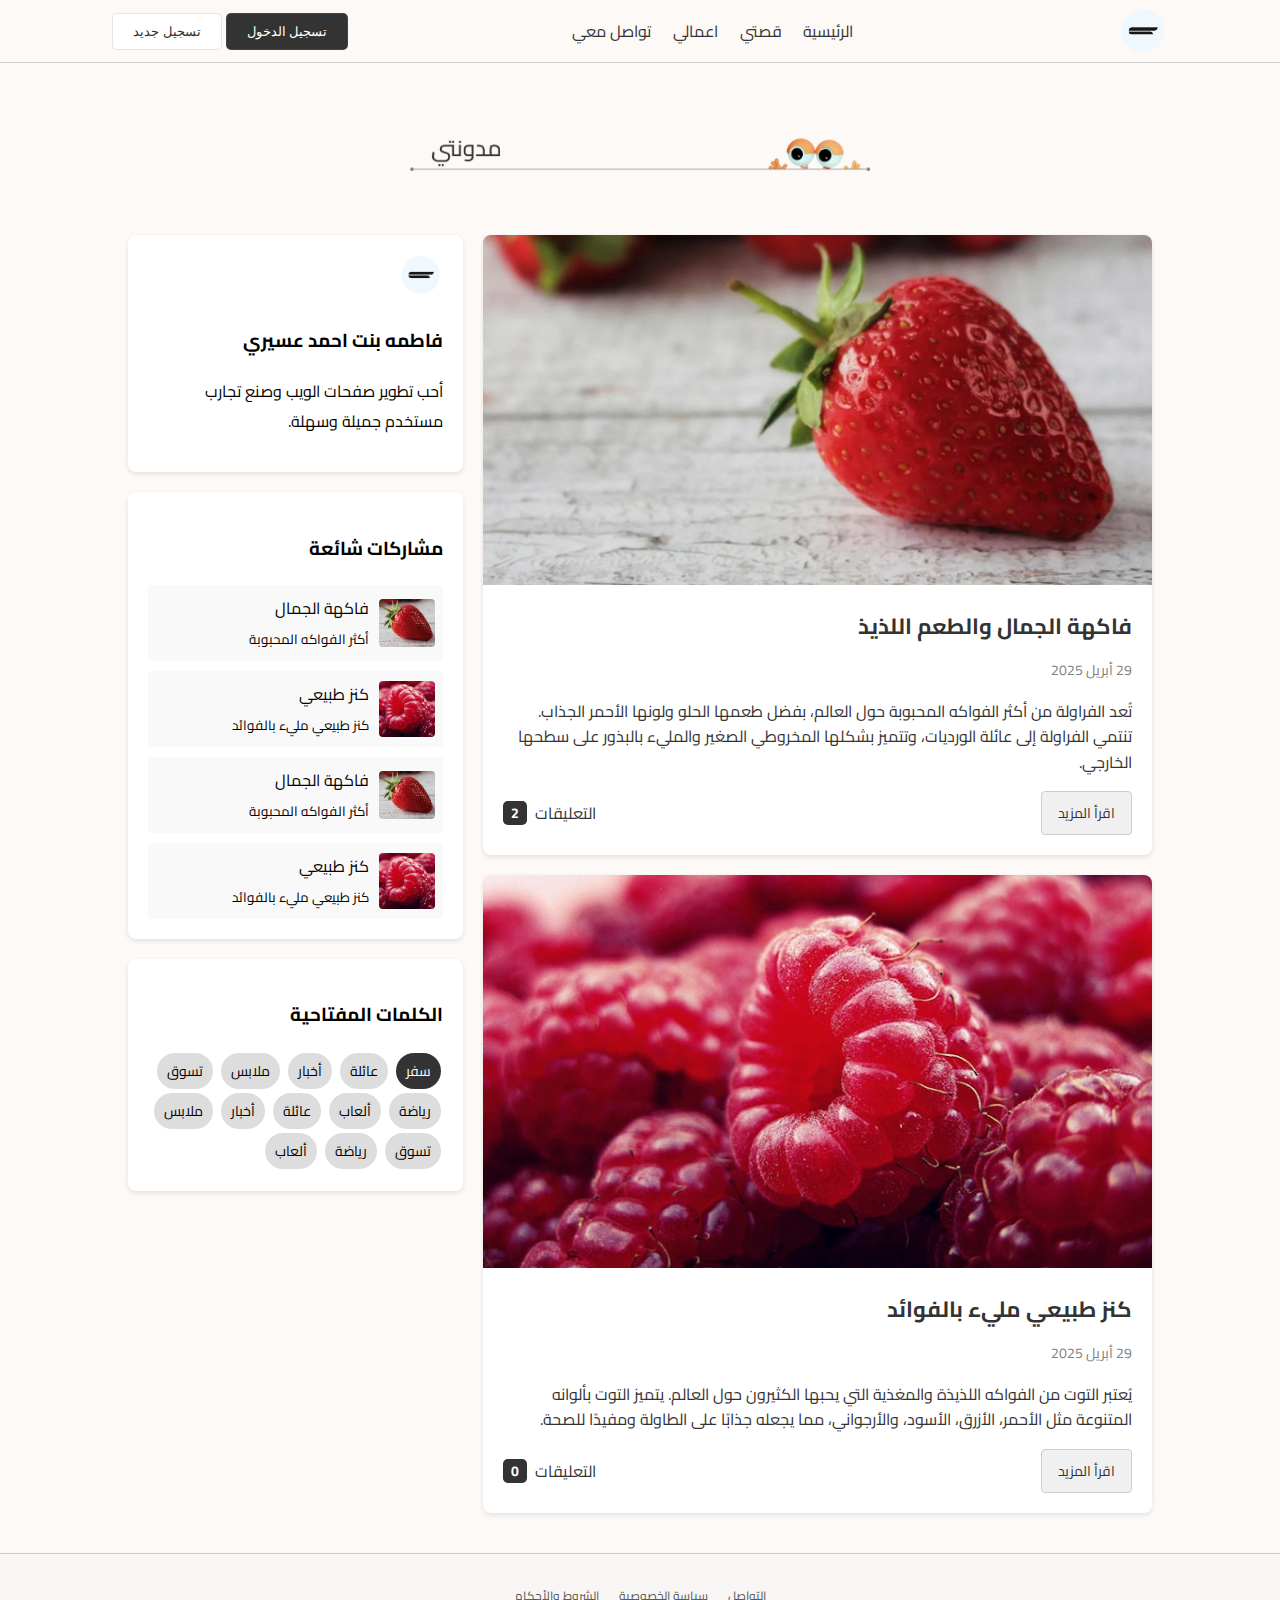
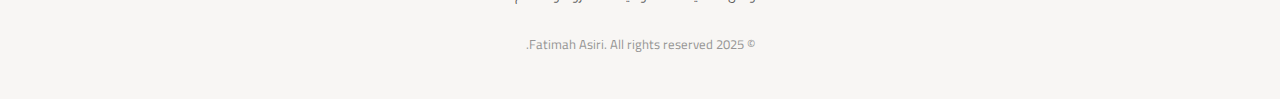
<file: index.html>
<!DOCTYPE html>
<html lang="en" dir="rtl">

<head>
    <meta charset="UTF-8" />
    <meta name="viewport" content="width=device-width, initial-scale=1.0" />
    <link rel="preconnect" href="https://fonts.googleapis.com" />
    <link rel="preconnect" href="https://fonts.gstatic.com" crossorigin />
    <link href="https://fonts.googleapis.com/css2?family=Cairo:wght@200..1000&display=swap" rel="stylesheet" />
    <link rel="stylesheet" href="./style.css" />
    <link rel="icon" href="./img/logo.png" />

    <title> مدونة فاطمة</title>
</head>

<body>
    <nav>
        <img src="./img/logo.png" alt="logo" />
        <ul>
            <li>
                <a href="./index.html"> الرئيسية</a>
            </li>
            <li>
                <a href="#"> قصتي</a>
            </li>
            <li>
                <a href="#"> اعمالي</a>
            </li>
            <li>
                <a href="#"> تواصل معي</a>
            </li>
        </ul>
        <div class="small-button">
            <button class="signin"><a href="./signin.html">تسجيل الدخول</a></button>
            <button class="signup"><a href="./signup.html">تسجيل جديد</a></button>
        </div>
    </nav>

    <header>
        <img src="./img/hero.png" />
    </header>





    <div class="main">
        <div class="container">
            <!-- Main Content -->
            <div class="main-content">
                <div class="post">
                    <img src="./img/1.png" alt="strowberry" />
                    <div class="post-content">
                        <h2>
                            فاكهة الجمال والطعم اللذيذ
                        </h2>
                        <p class="date"> 29 أبريل 2025</p>
                        <p class="text">
                            تُعد الفراولة من أكثر الفواكه المحبوبة حول العالم، بفضل طعمها الحلو ولونها الأحمر الجذاب. تنتمي الفراولة إلى عائلة الورديات، وتتميز بشكلها المخروطي الصغير والمليء بالبذور على سطحها الخارجي.
                        </p>
                        <div class="card-footer">
                            <a href="#" class="read-more">اقرأ المزيد</a>
                            <a href="#" class="comment">التعليقات <span class="badge">2</span></a>
                        </div>
                    </div>
                </div>

                <div class="post">
                    <img src="./img/2.png" alt=" berry" />
                    <div class="post-content">
                        <h2>
                            كنز طبيعي مليء بالفوائد

                        </h2>
                        <p class="date"> 29 أبريل 2025</p>
                        <p class="text">
                            يُعتبر التوت من الفواكه اللذيذة والمغذية التي يحبها الكثيرون حول العالم. يتميز التوت بألوانه المتنوعة مثل الأحمر، الأزرق، الأسود، والأرجواني، مما يجعله جذابًا على الطاولة ومفيدًا للصحة.
                        </p>
                        <div class="card-footer">
                            <a href="#" class="read-more">اقرأ المزيد</a>
                            <a href="#" class="comment">التعليقات 
                  <span class="badge">0</span>
                </a>
                        </div>
                    </div>
                </div>
            </div>

            <!-- Sidebar -->
            <div class="sidebar">
                <div class="card">
                    <img src="./img/logo.png" alt="about me" />
                    <h3>فاطمه بنت احمد عسيري</h3>
                    <p>
                        أحب تطوير صفحات الويب وصنع تجارب مستخدم جميلة وسهلة.
                    </p>
                </div>

                <div class="card">
                    <h3>مشاركات شائعة</h3>
                    <div class="popular-posts">

                        <div class="popular-post">
                            <img src="./img/1-1.png" alt=" small" />
                            <div> فاكهة الجمال <br /><small>أكثر الفواكه المحبوبة  </small></div>
                        </div>


                        <div class="popular-post">
                            <img src="./img/2-2.png" alt="small " />
                            <div> كنز طبيعي
                                <br /><small>  كنز طبيعي مليء بالفوائد
 </small></div>
                        </div>


                        <div class="popular-post">
                            <img src="./img/1-1.png" alt=" small" />
                            <div> فاكهة الجمال <br /><small>أكثر الفواكه المحبوبة  </small></div>
                        </div>
                        <div class="popular-post">
                            <img src="./img/2-2.png" alt="small " />
                            <div> كنز طبيعي
                                <br /><small>  كنز طبيعي مليء بالفوائد
 </small></div>
                        </div>
                    </div>
                </div>

                <div class="card">
                    <h3>الكلمات المفتاحية</h3>
                    <p class="tags">
                        <span class="active">سفر</span>
                        <span>عائلة</span>
                        <span>أخبار</span>
                        <span>ملابس</span>
                        <span>تسوق</span>
                        <span>رياضة</span>
                        <span>ألعاب</span>
                        <span>عائلة</span>
                        <span>أخبار</span>
                        <span>ملابس</span>
                        <span>تسوق</span>
                        <span>رياضة</span>
                        <span>ألعاب</span>
                    </p>
                </div>
            </div>
        </div>
    </div>




    <!-- Start Footer  -->
    <footer class="footer">
        <div class="footer-container">
            <div class="footer-links">
                <a href="#">التواصل</a>
                <a href="#">سياسة الخصوصية</a>
                <a href="#">الشروط والأحكام</a>
            </div>

            <p class="footer-copy">
                &copy; 2025 Fatimah Asiri. All rights reserved.
            </p>
        </div>
    </footer>
    <!-- End Footer  -->



    <!-- mobile bar -->

    <div class="bottom-menu">
        <a href="./index.html"><img src="./img/home.png" /></a>
        <a href="#"><img src="./img/contact-mail.png" /></a>
        <a href="#"><img src="./img/user.png" /></a>
    </div>
</body>

</html>
</file>
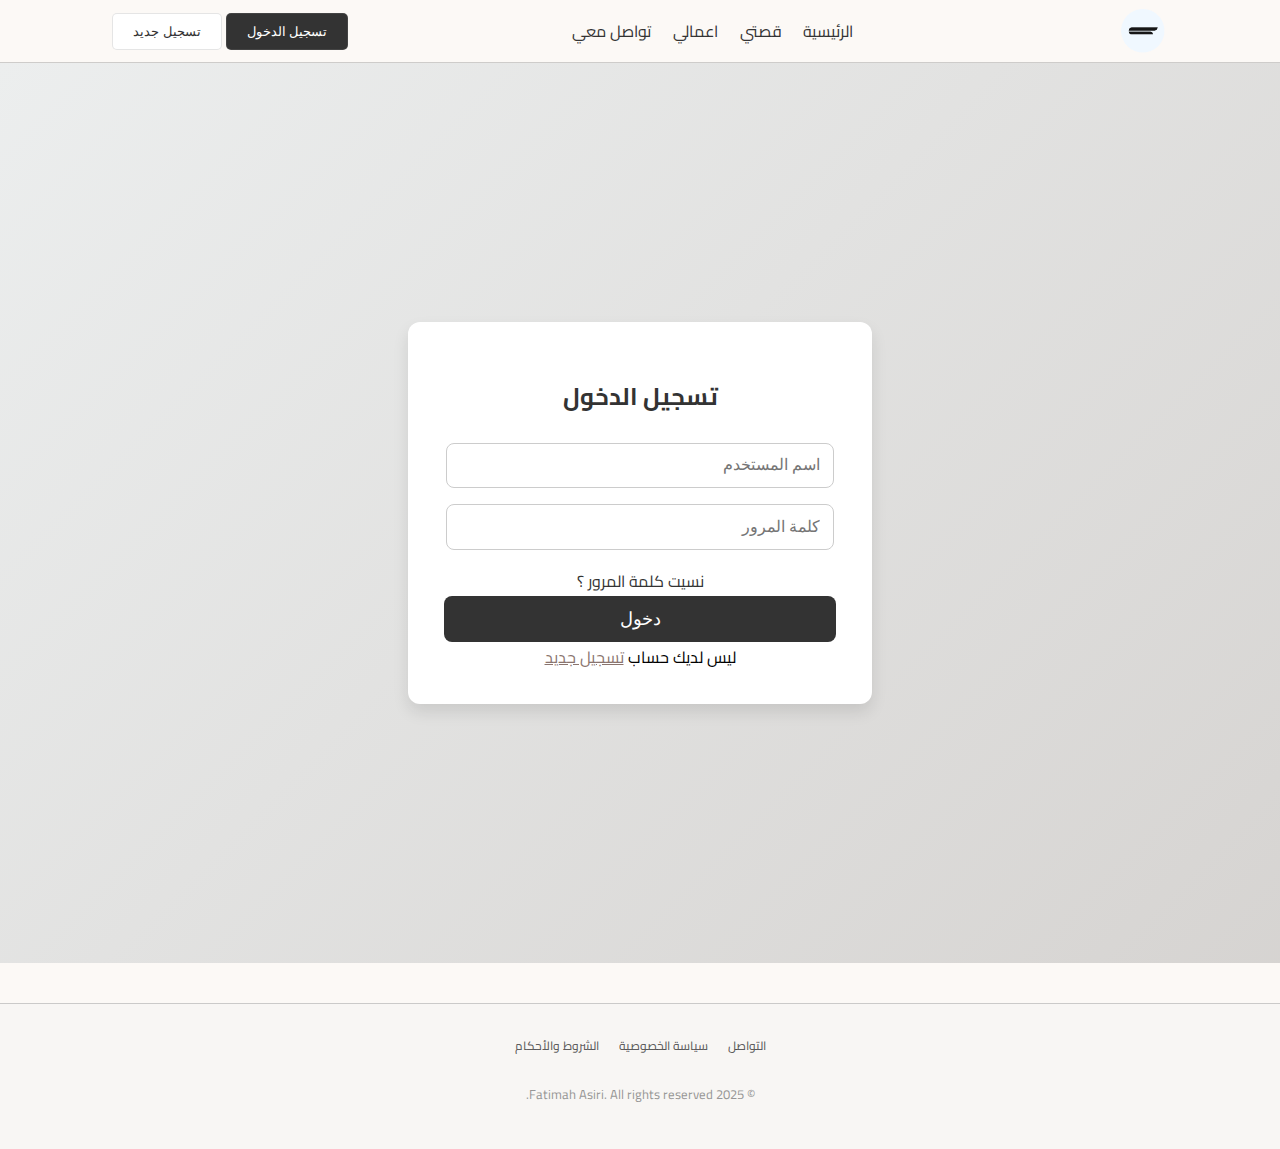
<file: signin.html>
<!DOCTYPE html>
<html lang="en" dir="rtl">

<head>
    <meta charset="UTF-8" />
    <meta name="viewport" content="width=device-width, initial-scale=1.0" />
    <link rel="preconnect" href="https://fonts.googleapis.com" />
    <link rel="preconnect" href="https://fonts.gstatic.com" crossorigin />
    <link href="https://fonts.googleapis.com/css2?family=Cairo:wght@200..1000&display=swap" rel="stylesheet" />
    <link rel="stylesheet" href="./style.css" />
    <link rel="icon" href="./img/logo.png" />

    <title>تسجيل الدخول</title>
</head>

<body>
    <nav>
        <img src="./img/logo.png" alt="logo" />
        <ul>
            <li>
                <a href="./index.html"> الرئيسية</a>
            </li>
            <li>
                <a href="#"> قصتي</a>
            </li>
            <li>
                <a href="#"> اعمالي</a>
            </li>
            <li>
                <a href="#"> تواصل معي</a>
            </li>
        </ul>
        <div>
            <button class="signin">
          <a href="./signin.html" target="_blank">تسجيل الدخول</a>
        </button>
            <button class="signup">
          <a href="./signup.html" target="_blank">تسجيل جديد</a>
        </button>
        </div>
    </nav>

    <section class="signin-container">
        <div class="login-container">
            <h2>تسجيل الدخول</h2>
            <form>
                <input type="text" placeholder="اسم المستخدم" required />
                <input type="password" placeholder="كلمة المرور" required />
                <a href="#" class="password-forget">نسيت كلمة المرور ؟</a>
                <button type="submit">دخول</button> ليس لديك حساب
                <a class="regestration" href="./signup.html">تسجيل جديد</a>
            </form>
        </div>
    </section>

    <!-- Start Footer  -->
    <footer class="footer">
        <div class="footer-container">
            <div class="footer-links">
                <a href="#">التواصل</a>
                <a href="#">سياسة الخصوصية</a>
                <a href="#">الشروط والأحكام</a>
            </div>

            <p class="footer-copy">
                &copy; 2025 Fatimah Asiri. All rights reserved.
            </p>
        </div>
    </footer>
    <!-- End Footer  -->



    <!-- mobile bar -->

    <div class="bottom-menu">
        <a href="./index.html"><img src="./img/home.png" /></a>
        <a href="#"><img src="./img/contact-mail.png" /></a>
        <a href="#"><img src="./img/user.png" /></a>
    </div>
</body>

</html>
</file>
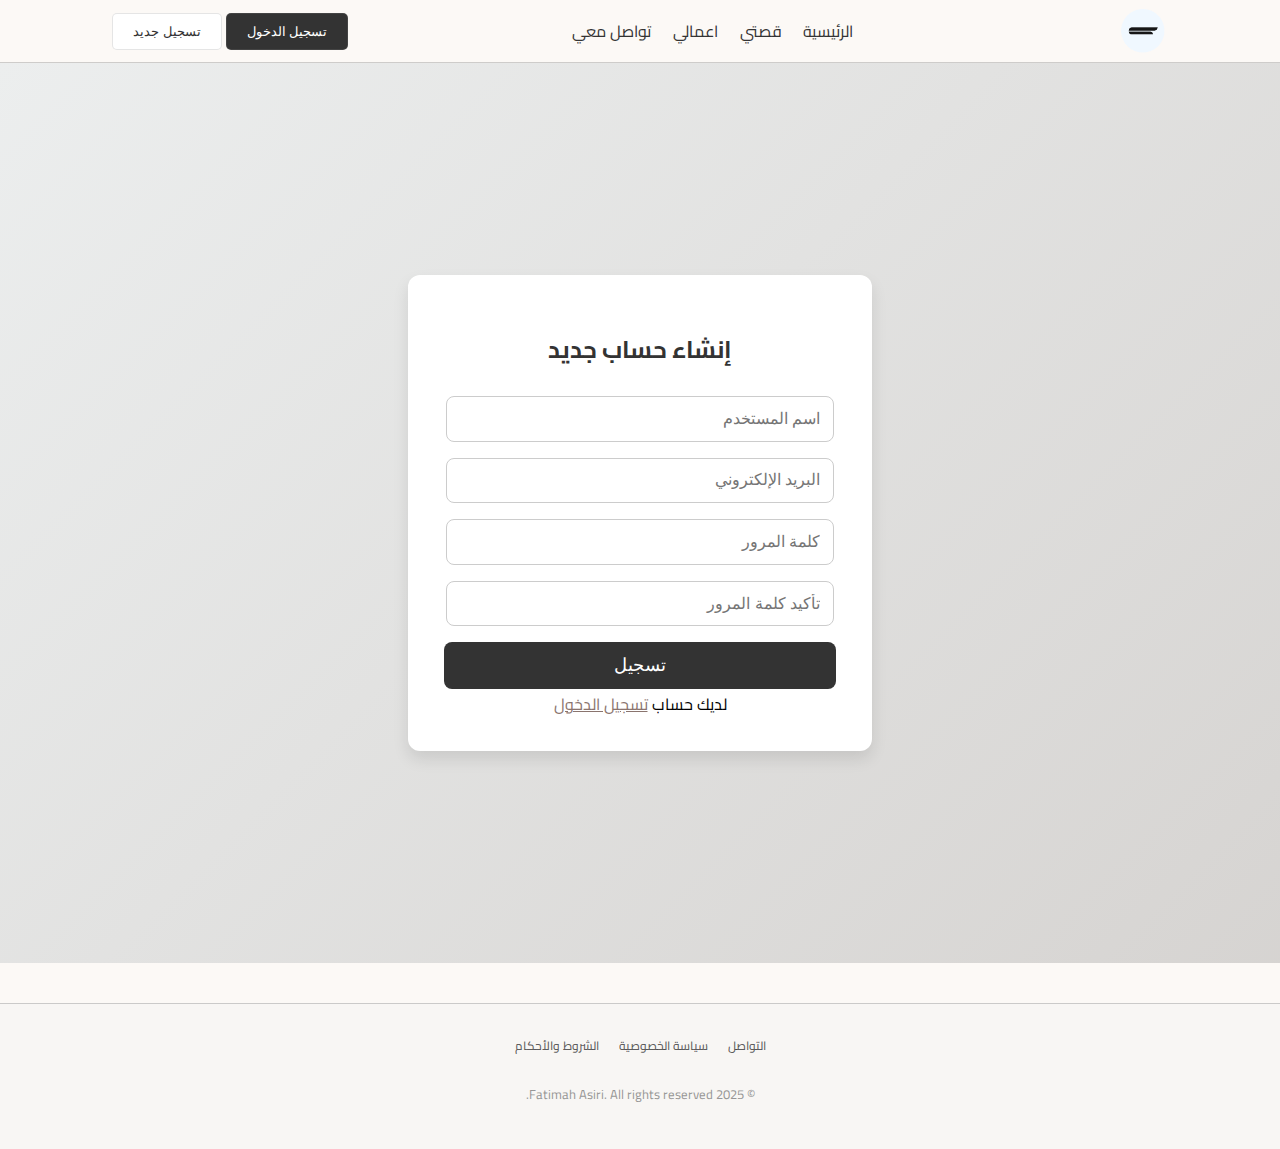
<file: signup.html>
<!DOCTYPE html>
<html lang="en" dir="rtl">

<head>
    <meta charset="UTF-8" />
    <meta name="viewport" content="width=device-width, initial-scale=1.0" />
    <link rel="preconnect" href="https://fonts.googleapis.com" />
    <link rel="preconnect" href="https://fonts.gstatic.com" crossorigin />
    <link href="https://fonts.googleapis.com/css2?family=Cairo:wght@200..1000&display=swap" rel="stylesheet" />
    <link rel="stylesheet" href="./style.css" />
    <link rel="icon" href="./img/logo.png" />

    <title>تسجيل جديد</title>
</head>

<body>
    <nav>
        <img src="./img/logo.png" alt="logo" />
        <ul>
            <li>
                <a href="./index.html"> الرئيسية</a>
            </li>
            <li>
                <a href="#"> قصتي</a>
            </li>
            <li>
                <a href="#"> اعمالي</a>
            </li>
            <li>
                <a href="#"> تواصل معي</a>
            </li>
        </ul>
        <div>
            <button class="signin">
          <a href="./signin.html" target="_blank">تسجيل الدخول</a>
        </button>
            <button class="signup">
          <a href="./signup.html" target="_blank">تسجيل جديد</a>
        </button>
        </div>
    </nav>

    <section class="regest-container">
        <div class="signup-container">

            <h2>إنشاء حساب جديد</h2>
            <form action="#">
                <input type="text" placeholder="اسم المستخدم" required />
                <input type="email" placeholder="البريد الإلكتروني" required />
                <input type="password" placeholder="كلمة المرور" required />
                <input type="password" placeholder="تأكيد كلمة المرور" required />

                <button type="submit">تسجيل</button> لديك حساب
                <a class="regestration" href="./signin.html">تسجيل الدخول</a>
            </form>
        </div>
    </section>

    <!-- Start Footer  -->
    <footer class="footer">
        <div class="footer-container">
            <div class="footer-links">
                <a href="#">التواصل</a>
                <a href="#">سياسة الخصوصية</a>
                <a href="#">الشروط والأحكام</a>
            </div>

            <p class="footer-copy">
                &copy; 2025 Fatimah Asiri. All rights reserved.
            </p>
        </div>
    </footer>
    <!-- End Footer  -->
</body>

</html>
</file>
<file: style.css>
body {
    padding: 0;
    margin: 0;
    font-family: "Cairo", sans-serif;
    background-color: rgb(252, 249, 246);
}

nav {
    display: flex;
    flex-direction: row;
    justify-content: space-around;
    align-items: center;
    border-bottom: 1px solid #75757556;
}

nav img {
    width: 4%;
}

nav ul {
    display: flex;
    justify-content: space-between;
    align-items: center;
    list-style: none;
    width: 22%;
}

nav ul li a {
    text-decoration: none;
    color: #333;
}

li a:hover {
    color: #858181;
}

nav .signup {
    padding: 10px 20px;
    border-radius: 5px;
    background-color: #fff;
    border: 1px solid #85858536;
    cursor: pointer;
}

nav .signin {
    padding: 10px 20px;
    border-radius: 5px;
    background-color: #333;
    border: 1px solid #85858536;
    cursor: pointer;
}

nav .signup:hover {
    border: 1px solid #858585a7;
}

nav .signin:hover {
    background-color: #333333e6;
}

nav .signup a {
    text-decoration: none;
    color: #333;
}

nav .signin a {
    text-decoration: none;
    color: #ffffff;
}

header {
    display: flex;
    justify-content: center;
    margin: 5%;
}

header img {
    width: 40%;
}

.bottom-menu {
    display: none;
}

.main {
    display: flex;
    justify-content: center;
    align-items: center;
}

.container {
    max-width: 1200px;
    display: grid;
    grid-template-columns: 2fr 1fr;
    gap: 20px;
    width: 80%;
}

.main-content {
    display: flex;
    flex-direction: column;
    gap: 20px;
}

.post {
    background: white;
    border-radius: 8px;
    box-shadow: 0 2px 5px rgba(0, 0, 0, 0.1);
    overflow: hidden;
}

.post img {
    width: 100%;
    height: auto;
    display: block;
}

.post-content {
    padding: 20px;
}

.post-content h2 {
    margin: 0 0 10px;
    font-size: 22px;
    color: #333;
}

.post-content p.date {
    color: gray;
    font-size: 14px;
    margin: 0 0 15px;
}

.post-content p.text {
    font-size: 16px;
    line-height: 1.6;
    color: #333;
}

.post-content .read-more {
    display: inline-block;
    padding: 8px 16px;
    background: #f0f0f0;
    border: 1px solid #ccc;
    border-radius: 4px;
    text-decoration: none;
    font-size: 14px;
    color: #333;
    transition: background 0.3s;
}

.post-content .read-more:hover {
    background: #ddd;
}

.sidebar {
    display: flex;
    flex-direction: column;
    gap: 20px;
}

.card {
    background: white;
    border-radius: 8px;
    padding: 20px;
    box-shadow: 0 2px 5px rgba(0, 0, 0, 0.1);
}

.card img {
    width: 15%;
    height: auto;
    border-radius: 4px;
}

.card-footer {
    display: flex;
    flex-direction: row;
    justify-content: space-between;
    align-items: center;
}

.card-footer a {
    text-decoration: none;
    color: #333;
}

.comment {
    display: inline-flex;
    align-items: center;
    gap: 8px;
}

.badge {
    background-color: #333;
    color: white;
    border-radius: 20%;
    width: 24px;
    height: 24px;
    display: inline-flex;
    align-items: center;
    justify-content: center;
    font-weight: bold;
    font-size: 14px;
}

.popular-posts,
.tags {
    display: flex;
    flex-direction: column;
    gap: 10px;
}

.popular-post {
    display: flex;
    align-items: center;
    gap: 10px;
    background: #f9f9f9;
    padding: 8px;
    border-radius: 4px;
}

.popular-post img {
    width: 20%;
    height: 10%;
    object-fit: cover;
    border-radius: 4px;
}

.tags {
    display: inline;
    gap: 8px;
}

.tags span {
    display: inline-block;
    margin: 2px;
    background: #ddd;
    padding: 5px 10px;
    border-radius: 20px;
    font-size: 14px;
}

.tags span.active {
    background: #333;
    color: white;
}

.footer {
    background-color: #f8f6f4;
    padding: 30px 20px;
    text-align: center;
    border-top: 1px solid #75757556;
    margin-top: 40px;
}

.footer-container {
    display: flex;
    flex-direction: column;
    align-items: center;
    gap: 15px;
}

.footer-links {
    display: flex;
    gap: 20px;
    flex-wrap: wrap;
    justify-content: center;
}

.footer-links a {
    color: #333333cd;
    text-decoration: none;
    font-weight: 500;
    font-size: 12px;
}

.footer-links a:hover {
    text-decoration: underline;
}

.footer-contact p {
    margin: 5px 0;
    color: #555;
    font-size: 12px;
}

.footer-contact a {
    color: #8b8888;
    text-decoration: none;
}

.footer-contact a:hover {
    text-decoration: underline;
}

.footer-copy {
    color: #979696;
    font-size: 13px;
    margin-top: 10px;
}


/****** Start Signin style ******/

.signin-container,
.regest-container {
    background: linear-gradient(135deg, #eceeee, #6060603e);
    height: 100vh;
    display: flex;
    justify-content: center;
    align-items: center;
}

.login-container {
    background: #fff;
    padding: 2rem;
    border-radius: 12px;
    box-shadow: 0 8px 16px rgba(0, 0, 0, 0.1);
    width: 100%;
    max-width: 400px;
    text-align: center;
}

.login-container h2 {
    margin-bottom: 1.5rem;
    color: #333;
}

.login-container input {
    width: 90%;
    padding: 0.8rem;
    margin-bottom: 1rem;
    border: 1px solid #ccc;
    border-radius: 8px;
    font-size: 1rem;
    transition: 0.3s;
}

.login-container input:focus {
    border-color: #333;
    outline: none;
}

.login-container button {
    width: 98%;
    padding: 0.8rem;
    background: #333;
    border: none;
    border-radius: 8px;
    font-size: 1.1rem;
    color: #fff;
    cursor: pointer;
    transition: background 0.3s;
}

.login-container button:hover {
    background: #515151;
}

.password-forget {
    text-decoration: none;
    color: #333;
}

.password-forget:hover {
    text-decoration: underline;
    color: #9b9999;
}

.regestration {
    color: #8a746e;
}

.regestration:hover {
    color: #9e9d9d;
}


/****** End Signin style ******/


/****** Start Signup style ******/

.signup-container {
    background: #fff;
    padding: 2rem;
    border-radius: 12px;
    box-shadow: 0 8px 16px rgba(0, 0, 0, 0.1);
    width: 100%;
    max-width: 400px;
    text-align: center;
}

.signup-container h2 {
    margin-bottom: 1.5rem;
    color: #333;
}

.signup-container input {
    width: 90%;
    padding: 0.8rem;
    margin-bottom: 1rem;
    border: 1px solid #ccc;
    border-radius: 8px;
    font-size: 1rem;
    transition: 0.3s;
}

.signup-container input:focus {
    border-color: #333;
    outline: none;
}

.signup-container button {
    width: 98%;
    padding: 0.8rem;
    background: #333;
    border: none;
    border-radius: 8px;
    font-size: 1.1rem;
    color: #fff;
    cursor: pointer;
    transition: background 0.3s;
}

.signup-container button:hover {
    background: #515151;
}


/****** End Signup style ******/


/*******   Responsive design *******/

@media screen and (max-width: 600px) {
    nav ul {
        display: none
    }

    nav img {
        width: 5%;
    }

    nav .signup {
        padding: 4px 4px;
        border-radius: 5px;
        background-color: #fff;
        border: 1px solid #85858536;
        cursor: pointer;
        font-size: xx-small;
    }

    nav .signin {
        padding: 4px 4px;
        border-radius: 5px;
        background-color: #333;
        border: 1px solid #85858536;
        cursor: pointer;
        font-size: xx-small;
    }

    header {
        display: flex;
        justify-content: center;
    }

    header img {
        width: 70%;
    }

    .post-content h2 {
        margin: 0 0 10px;
        font-size: 15px;
        color: #333;
    }

    .small-button {
        display: flex;
        flex-direction: row;
        justify-content: center;
        justify-items: center;
        gap: 5px;
    }

    .main {
        display: flex;
        justify-content: center;
        align-items: center;
    }

    .container {
        display: grid;
        grid-template-columns: 1fr;
        gap: 20px;
    }

    .bottom-menu {
        position: fixed;
        bottom: 0;
        left: 0;
        width: 100%;
        background-color: #fff;
        border-top: 1px solid #ccc;
        display: flex;
        justify-content: space-around;
        padding: 6px 0;
        box-shadow: 0 -2px 5px rgba(0, 0, 0, 0.1);
    }

    .bottom-menu a {
        text-decoration: none;
        color: #333;
        text-align: center;
        font-size: 14px;
    }

    .bottom-menu img {
        width: 15%;
    }
}

@media only screen and (min-width: 600px) and (max-width: 700px) {
    nav ul {
        display: none
    }

    nav img {
        width: 5%;
    }

    nav .signup {
        padding: 4px 4px;
        border-radius: 5px;
        background-color: #fff;
        border: 1px solid #85858536;
        cursor: pointer;
        font-size: xx-small;
    }

    nav .signin {
        padding: 4px 4px;
        border-radius: 5px;
        background-color: #333;
        border: 1px solid #85858536;
        cursor: pointer;
        font-size: xx-small;
    }

    header {
        display: flex;
        justify-content: center;
    }

    header img {
        width: 70%;
    }

    .small-button {
        display: flex;
        flex-direction: row;
        justify-content: center;
        justify-items: center;
        gap: 5px;
    }

    .main {
        display: flex;
        justify-content: center;
        align-items: center;
    }

    .container {
        display: grid;
        grid-template-columns: 1fr;
        gap: 20px;
    }

    .bottom-menu {
        position: fixed;
        bottom: 0;
        left: 0;
        width: 100%;
        background-color: #fff;
        border-top: 1px solid #ccc;
        display: flex;
        justify-content: space-around;
        padding: 6px 0;
        box-shadow: 0 -2px 5px rgba(0, 0, 0, 0.1);
    }

    .bottom-menu a {
        text-decoration: none;
        color: #333;
        text-align: center;
        font-size: 14px;
    }

    .bottom-menu img {
        width: 10%;
    }
}

@media only screen and (min-width: 700px) and (max-width: 989px) {
    nav ul {
        display: flex;
        justify-content: space-between;
        align-items: center;
        list-style: none;
        font-size: small;
        width: 30%;
    }
}

@media only screen and (min-width: 700px) and (max-width: 1024px) {
    nav ul {
        display: flex;
        justify-content: space-between;
        align-items: center;
        list-style: none;
        font-size: small;
        width: 30%;
    }

    .tags {
        display: grid;
        grid-template-columns: 1fr 1fr 1fr;
        width: 30%;
    }

    .tags span {
        display: flex;
        justify-content: center;
        background: #ddd;
        font-size: 14px;
    }
}


/* test responsive */
</file>
